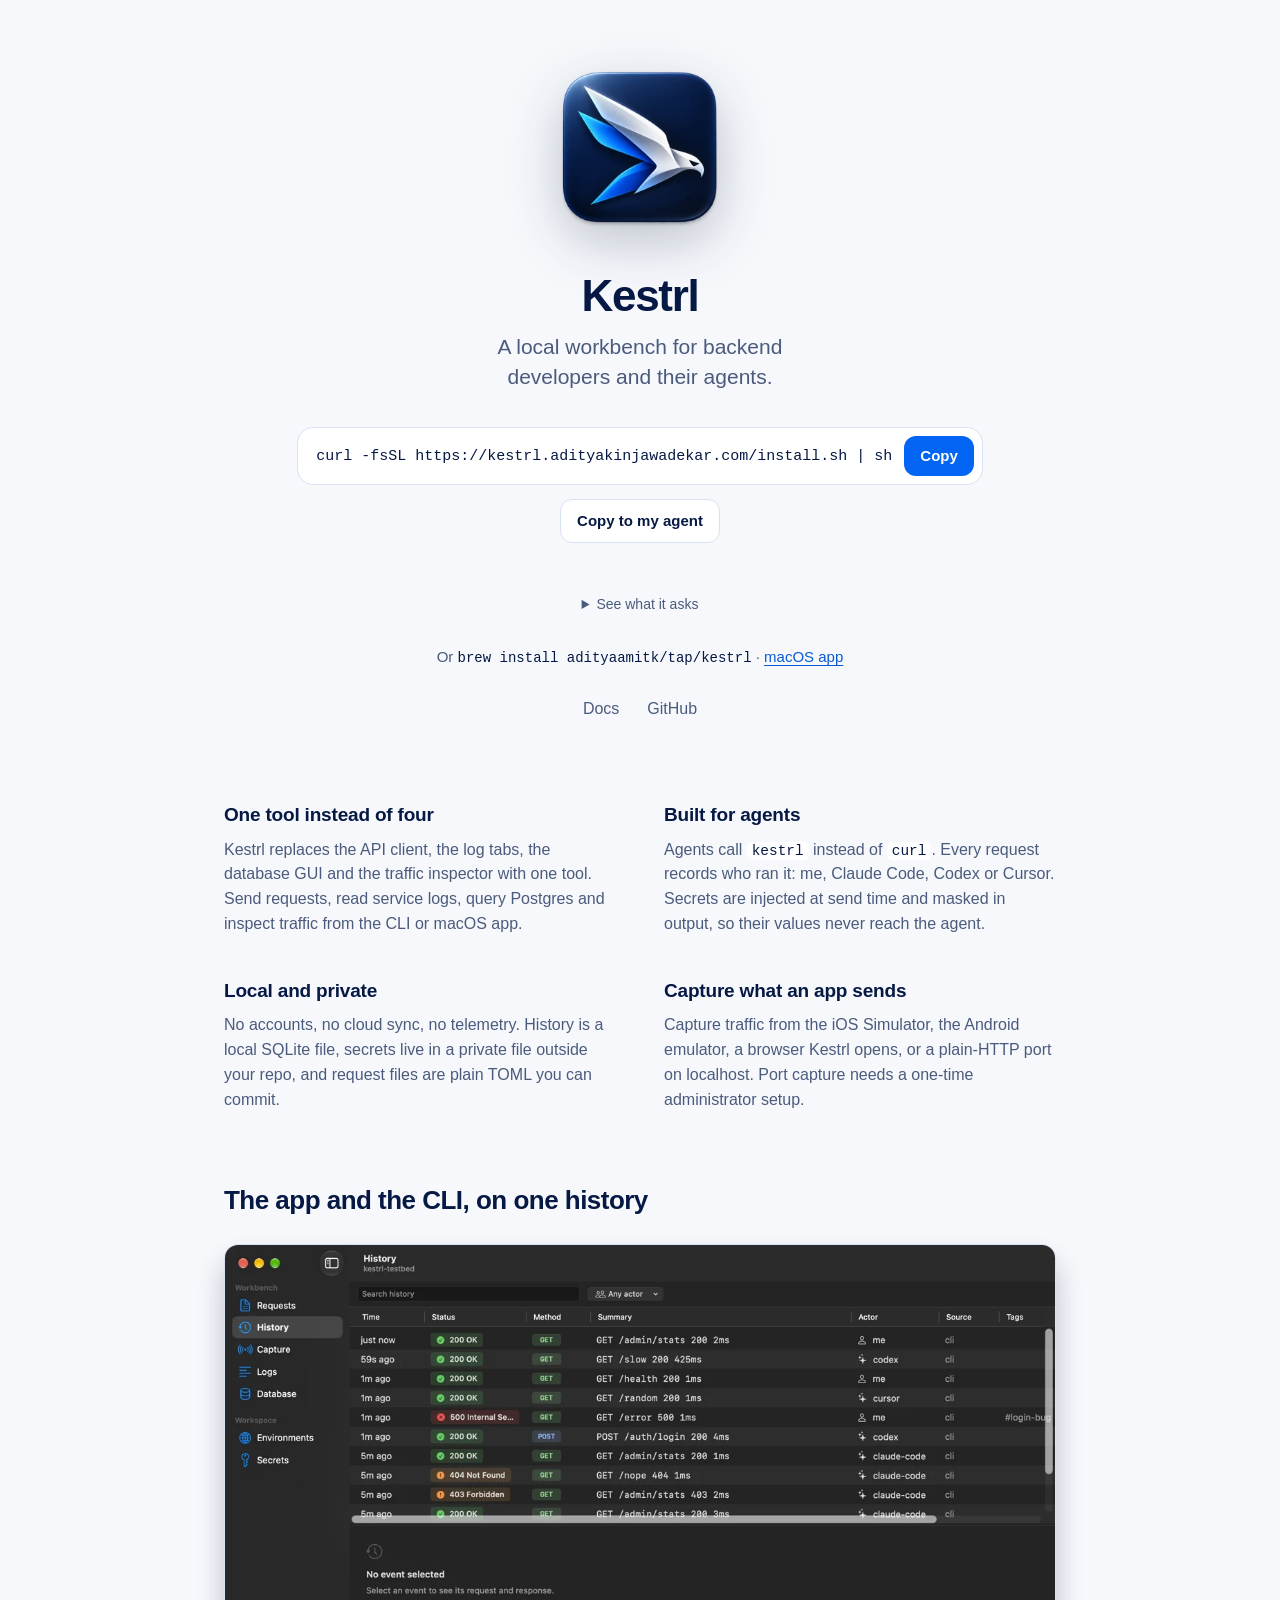
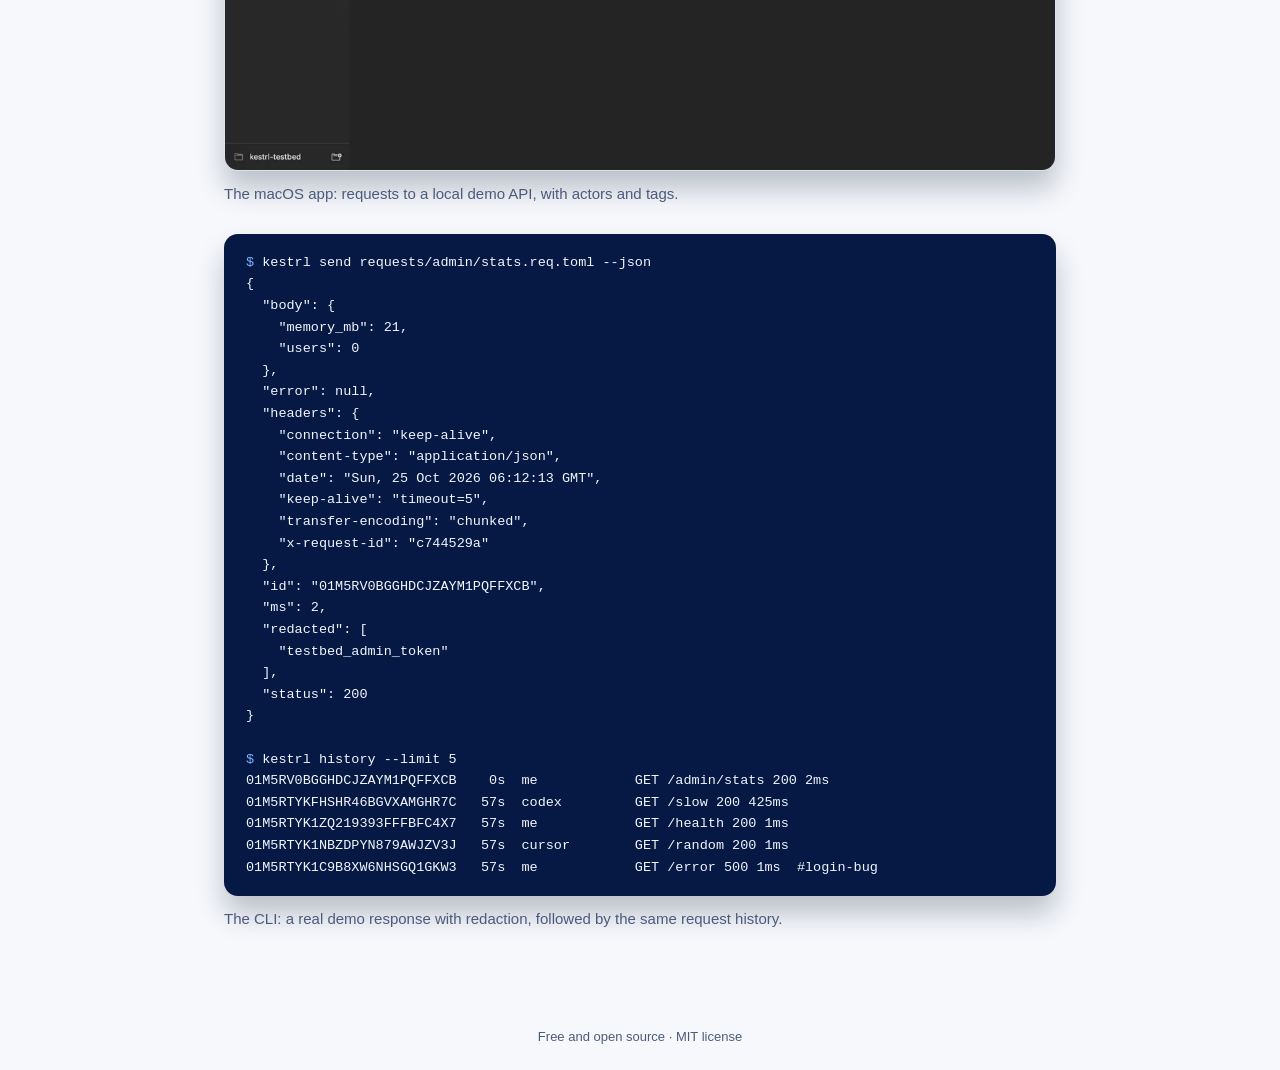
<file: site/index.html>
<!doctype html>
<html lang="en">
<head>
  <meta charset="utf-8">
  <meta name="viewport" content="width=device-width, initial-scale=1">
  <meta name="color-scheme" content="light dark">
  <meta name="theme-color" content="#061944">
  <meta name="description" content="A local workbench for backend developers and their agents.">
  <meta property="og:title" content="Kestrl">
  <meta property="og:description" content="A local workbench for backend developers and their agents.">
  <meta property="og:type" content="website">
  <meta property="og:url" content="https://kestrl.adityakinjawadekar.com/">
  <meta property="og:image" content="https://kestrl.adityakinjawadekar.com/assets/icon-512.png">
  <title>Kestrl</title>
  <link rel="icon" href="assets/favicon-32.png" sizes="32x32" type="image/png">
  <link rel="icon" href="assets/favicon-16.png" sizes="16x16" type="image/png">
  <link rel="apple-touch-icon" href="assets/apple-touch-icon.png">
  <link rel="stylesheet" href="style.css">
  <script src="script.js" defer></script>
</head>
<body>
  <a class="skip-link" href="#main">Skip to content</a>
  <main id="main" class="intro">
    <img class="app-icon" src="assets/icon-512.png" srcset="assets/icon-256.webp 256w, assets/icon-512.png 512w" sizes="184px" width="184" height="184" alt="Kestrl app icon">
    <h1>Kestrl</h1>
    <p class="tagline">A local workbench for backend developers and their agents.</p>
    <div class="install">
      <code>curl -fsSL https://kestrl.adityakinjawadekar.com/install.sh | sh</code>
      <button class="copy-button" type="button" data-copy>Copy</button>
    </div>
    <div class="agent">
      <button class="ghost-button" type="button" data-copy-agent="agent-prompt">Copy to my agent</button>
      <p class="agent-status" id="agent-status" role="status" aria-live="polite"></p>
      <details class="agent-details">
        <summary>See what it asks</summary>
        <pre id="agent-prompt">Set up Kestrl for me: a local backend workbench with a `kestrl` CLI, an agent skill and a macOS app.

First ask me which setup I want, then do only that:
  a) CLI only   b) CLI + agent skill   c) Everything: CLI + agent skill + macOS app

1. CLI: `curl -fsSL https://kestrl.adityakinjawadekar.com/install.sh | sh`
   (or `brew install adityaamitk/tap/kestrl` if Homebrew is installed and I prefer it).
   Run `kestrl --version`. If `~/.local/bin` is not on PATH, ask me before adding it to my shell profile.
2. Skill (b, c): download https://kestrl.adityakinjawadekar.com/skill/SKILL.md
   into the place for this agent, only where it applies:
   - Claude Code: ~/.claude/skills/kestrl/SKILL.md
   - Codex: ~/.codex/skills/kestrl/SKILL.md
   - Cursor: .cursor/rules/kestrl.mdc in the current project
3. App (c): with Homebrew, `brew trust adityaamitk/tap` then `brew install --cask adityaamitk/tap/kestrl`;
   otherwise download the latest Kestrl DMG from https://github.com/AdityaAmitK/kestrl/releases/latest
   and copy Kestrl.app to /Applications. Tell me the app is not notarized yet, so on first launch
   I choose Open Anyway in System Settings › Privacy &amp; Security. Do not remove quarantine yourself.
4. Do not create, read or print any secrets. Do not change the system proxy, install certificates or run captures.
5. Finish with a short summary: what was installed, versions and paths, and anything you skipped.</pre>
      </details>
    </div>
    <p class="alt">Or <code>brew install adityaamitk/tap/kestrl</code> · <a href="https://github.com/AdityaAmitK/kestrl/releases/latest">macOS app</a></p>
    <nav class="quiet-links" aria-label="More">
      <a href="docs/index.html">Docs</a>
      <a href="https://github.com/AdityaAmitK/kestrl">GitHub</a>
    </nav>
  </main>

  <section class="more" aria-labelledby="more-title">
    <h2 id="more-title" class="visually-hidden">What Kestrl does</h2>
    <div class="points">
      <article>
        <h3>One tool instead of four</h3>
        <p>Kestrl replaces the API client, the log tabs, the database GUI and the traffic inspector with one tool. Send requests, read service logs, query Postgres and inspect traffic from the CLI or macOS app.</p>
      </article>
      <article>
        <h3>Built for agents</h3>
        <p>Agents call <code>kestrl</code> instead of <code>curl</code>. Every request records who ran it: me, Claude Code, Codex or Cursor. Secrets are injected at send time and masked in output, so their values never reach the agent.</p>
      </article>
      <article>
        <h3>Local and private</h3>
        <p>No accounts, no cloud sync, no telemetry. History is a local SQLite file, secrets live in a private file outside your repo, and request files are plain TOML you can commit.</p>
      </article>
      <article>
        <h3>Capture what an app sends</h3>
        <p>Capture traffic from the iOS Simulator, the Android emulator, a browser Kestrl opens, or a plain-HTTP port on localhost. Port capture needs a one-time administrator setup.</p>
      </article>
    </div>

    <section class="shots" aria-labelledby="shots-title">
      <h2 id="shots-title">The app and the CLI, on one history</h2>
      <figure class="shot">
        <picture>
          <source type="image/webp" srcset="assets/app-history.webp">
          <img src="assets/app-history.png" width="1200" height="760" loading="lazy" alt="Kestrl’s macOS History screen showing dummy testbed requests by me, Codex, Cursor and Claude Code, including a login-bug tag.">
        </picture>
        <figcaption>The macOS app: requests to a local demo API, with actors and tags.</figcaption>
      </figure>
      <figure class="terminal-figure">
        <pre class="terminal"><code><span class="prompt">$</span> kestrl send requests/admin/stats.req.toml --json
{
  &quot;body&quot;: {
    &quot;memory_mb&quot;: 21,
    &quot;users&quot;: 0
  },
  &quot;error&quot;: null,
  &quot;headers&quot;: {
    &quot;connection&quot;: &quot;keep-alive&quot;,
    &quot;content-type&quot;: &quot;application/json&quot;,
    &quot;date&quot;: &quot;Sun, 25 Oct 2026 06:12:13 GMT&quot;,
    &quot;keep-alive&quot;: &quot;timeout=5&quot;,
    &quot;transfer-encoding&quot;: &quot;chunked&quot;,
    &quot;x-request-id&quot;: &quot;c744529a&quot;
  },
  &quot;id&quot;: &quot;01M5RV0BGGHDCJZAYM1PQFFXCB&quot;,
  &quot;ms&quot;: 2,
  &quot;redacted&quot;: [
    &quot;testbed_admin_token&quot;
  ],
  &quot;status&quot;: 200
}

<span class="prompt">$</span> kestrl history --limit 5
01M5RV0BGGHDCJZAYM1PQFFXCB    0s  me            GET /admin/stats 200 2ms
01M5RTYKFHSHR46BGVXAMGHR7C   57s  codex         GET /slow 200 425ms
01M5RTYK1ZQ219393FFFBFC4X7   57s  me            GET /health 200 1ms
01M5RTYK1NBZDPYN879AWJZV3J   57s  cursor        GET /random 200 1ms
01M5RTYK1C9B8XW6NHSGQ1GKW3   57s  me            GET /error 500 1ms  #login-bug</code></pre>
        <figcaption>The CLI: a real demo response with redaction, followed by the same request history.</figcaption>
      </figure>
    </section>
  </section>

  <footer class="site-footer"><p>Free and open source · <a href="https://github.com/AdityaAmitK/kestrl#license">MIT license</a></p></footer>
</body>
</html>
</file>
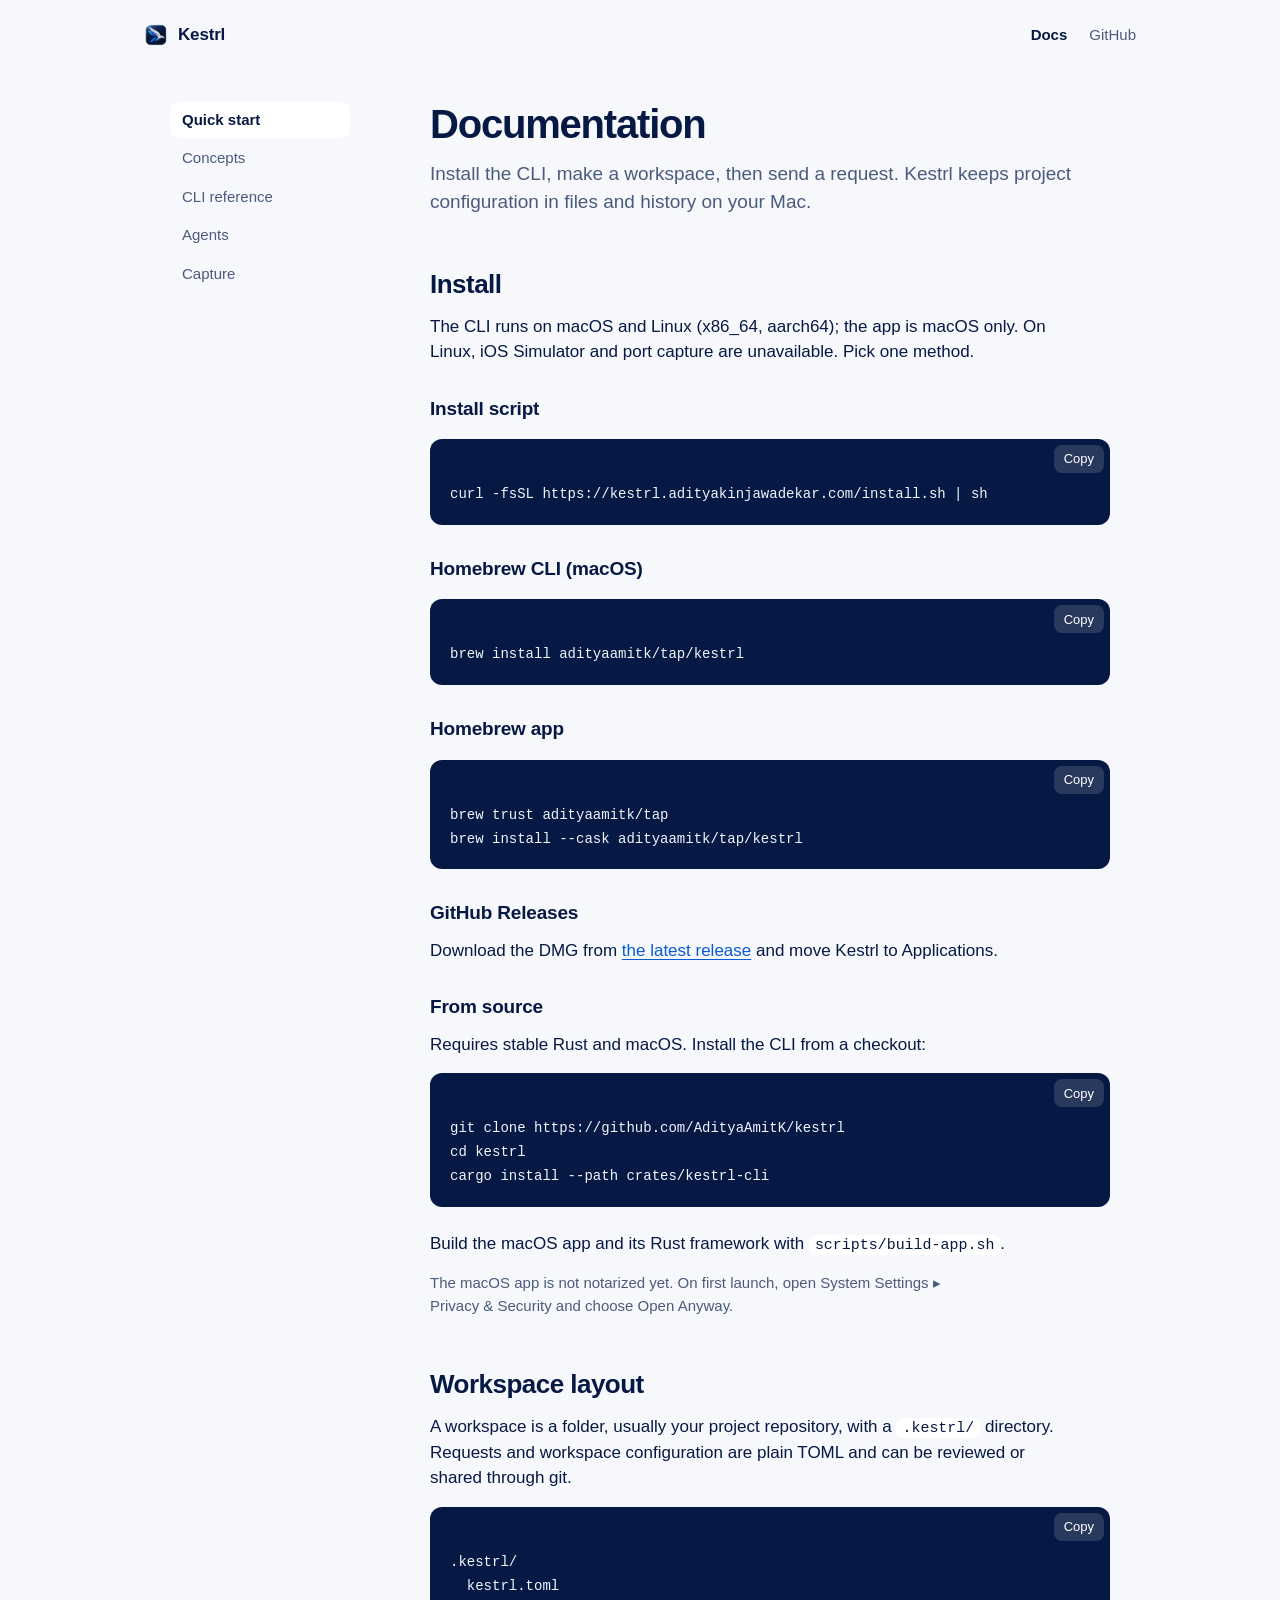
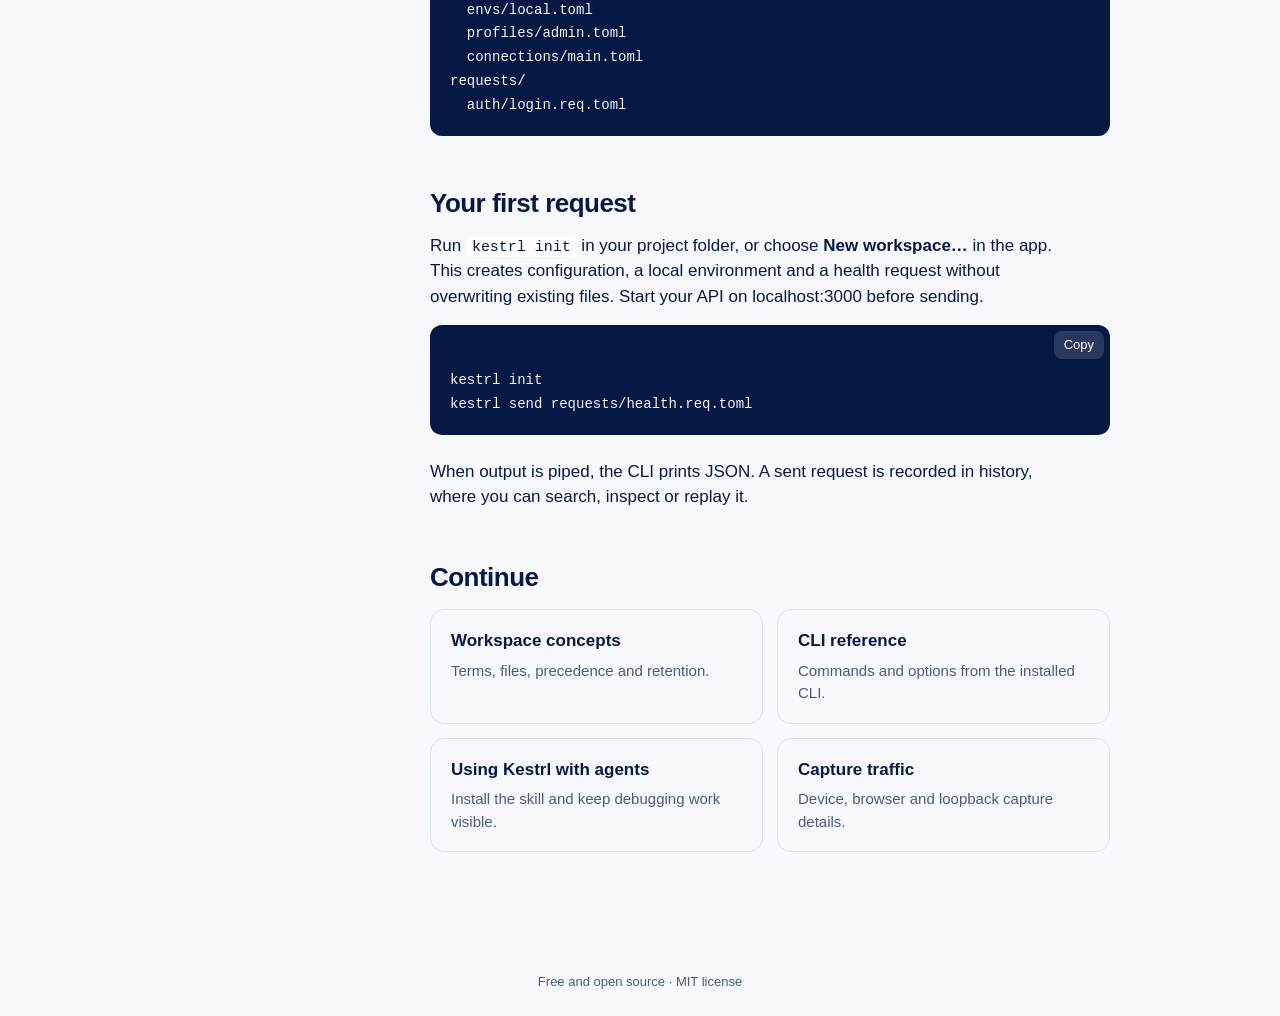
<file: site/docs/index.html>
<!doctype html>
<html lang="en">
<head>
  <meta charset="utf-8">
  <meta name="viewport" content="width=device-width, initial-scale=1">
  <meta name="color-scheme" content="light dark">
  <meta name="theme-color" content="#061944">
  <meta name="description" content="Install Kestrl, create a workspace, and send your first request.">
  <meta property="og:title" content="Documentation — Kestrl">
  <meta property="og:description" content="Install Kestrl, create a workspace, and send your first request.">
  <meta property="og:type" content="website">
  <meta property="og:image" content="https://kestrl.adityakinjawadekar.com/assets/icon-512.png">
  <title>Documentation — Kestrl</title>
  <link rel="icon" href="../assets/favicon-32.png" sizes="32x32" type="image/png">
  <link rel="icon" href="../assets/favicon-16.png" sizes="16x16" type="image/png">
  <link rel="apple-touch-icon" href="../assets/apple-touch-icon.png">
  <link rel="stylesheet" href="../style.css">
  <script src="../script.js" defer></script>
</head>
<body>
  <a class="skip-link" href="#main">Skip to content</a>
  <header class="bar">
    <a class="brand" href="../index.html"><img src="../assets/icon-256.webp" alt="" width="24" height="24"><span>Kestrl</span></a>
    <nav aria-label="Main navigation"><a href="index.html" aria-current="page">Docs</a><a href="https://github.com/AdityaAmitK/kestrl">GitHub</a></nav>
  </header>
  <div class="docs">
    <nav class="doc-nav" aria-label="Documentation"><a href="index.html" aria-current="page">Quick start</a><a href="concepts.html">Concepts</a><a href="cli.html">CLI reference</a><a href="agents.html">Agents</a><a href="capture.html">Capture</a></nav>
    <main id="main">
    <article class="doc-content">      <h1>Documentation</h1><p class="lede">Install the CLI, make a workspace, then send a request. Kestrl keeps project configuration in files and history on your Mac.</p>
      <h2>Install</h2>
      <p>The CLI runs on macOS and Linux (x86_64, aarch64); the app is macOS only. On Linux, iOS Simulator and port capture are unavailable. Pick one method.</p>
      <h3>Install script</h3>
      <div class="code-block"><pre><code>curl -fsSL https://kestrl.adityakinjawadekar.com/install.sh | sh</code></pre><div class="copy-row"><button class="copy-button" type="button" data-copy>Copy</button></div></div>
      <h3>Homebrew CLI (macOS)</h3>
      <div class="code-block"><pre><code>brew install adityaamitk/tap/kestrl</code></pre><div class="copy-row"><button class="copy-button" type="button" data-copy>Copy</button></div></div>
      <h3>Homebrew app</h3>
      <div class="code-block"><pre><code>brew trust adityaamitk/tap
brew install --cask adityaamitk/tap/kestrl</code></pre><div class="copy-row"><button class="copy-button" type="button" data-copy>Copy</button></div></div>
      <h3>GitHub Releases</h3>
      <p>Download the DMG from <a href="https://github.com/AdityaAmitK/kestrl/releases/latest">the latest release</a> and move Kestrl to Applications.</p>
      <h3>From source</h3>
      <p>Requires stable Rust and macOS. Install the CLI from a checkout:</p>
      <div class="code-block"><pre><code>git clone https://github.com/AdityaAmitK/kestrl
cd kestrl
cargo install --path crates/kestrl-cli</code></pre><div class="copy-row"><button class="copy-button" type="button" data-copy>Copy</button></div></div>
      <p>Build the macOS app and its Rust framework with <code>scripts/build-app.sh</code>.</p>
      <p class="note">The macOS app is not notarized yet. On first launch, open System Settings ▸ Privacy &amp; Security and choose Open Anyway.</p>
      <h2>Workspace layout</h2><p>A workspace is a folder, usually your project repository, with a <code>.kestrl/</code> directory. Requests and workspace configuration are plain TOML and can be reviewed or shared through git.</p>
      <div class="code-block"><pre><code>.kestrl/
  kestrl.toml
  envs/local.toml
  profiles/admin.toml
  connections/main.toml
requests/
  auth/login.req.toml</code></pre><div class="copy-row"><button class="copy-button" type="button" data-copy>Copy</button></div></div>
      <h2>Your first request</h2><p>Run <code>kestrl init</code> in your project folder, or choose <strong>New workspace…</strong> in the app. This creates configuration, a local environment and a health request without overwriting existing files. Start your API on localhost:3000 before sending.</p>
      <div class="code-block"><pre><code>kestrl init
kestrl send requests/health.req.toml</code></pre><div class="copy-row"><button class="copy-button" type="button" data-copy>Copy</button></div></div>
      <p>When output is piped, the CLI prints JSON. A sent request is recorded in history, where you can search, inspect or replay it.</p>
      <h2>Continue</h2><div class="doc-index">
        <div><a href="concepts.html">Workspace concepts</a><p>Terms, files, precedence and retention.</p></div>
        <div><a href="cli.html">CLI reference</a><p>Commands and options from the installed CLI.</p></div>
        <div><a href="agents.html">Using Kestrl with agents</a><p>Install the skill and keep debugging work visible.</p></div>
        <div><a href="capture.html">Capture traffic</a><p>Device, browser and loopback capture details.</p></div>
      </div>
    
</article>
    </main>
  </div>
  <footer class="site-footer"><p>Free and open source · <a href="https://github.com/AdityaAmitK/kestrl#license">MIT license</a></p></footer>
</body>
</html>
</file>
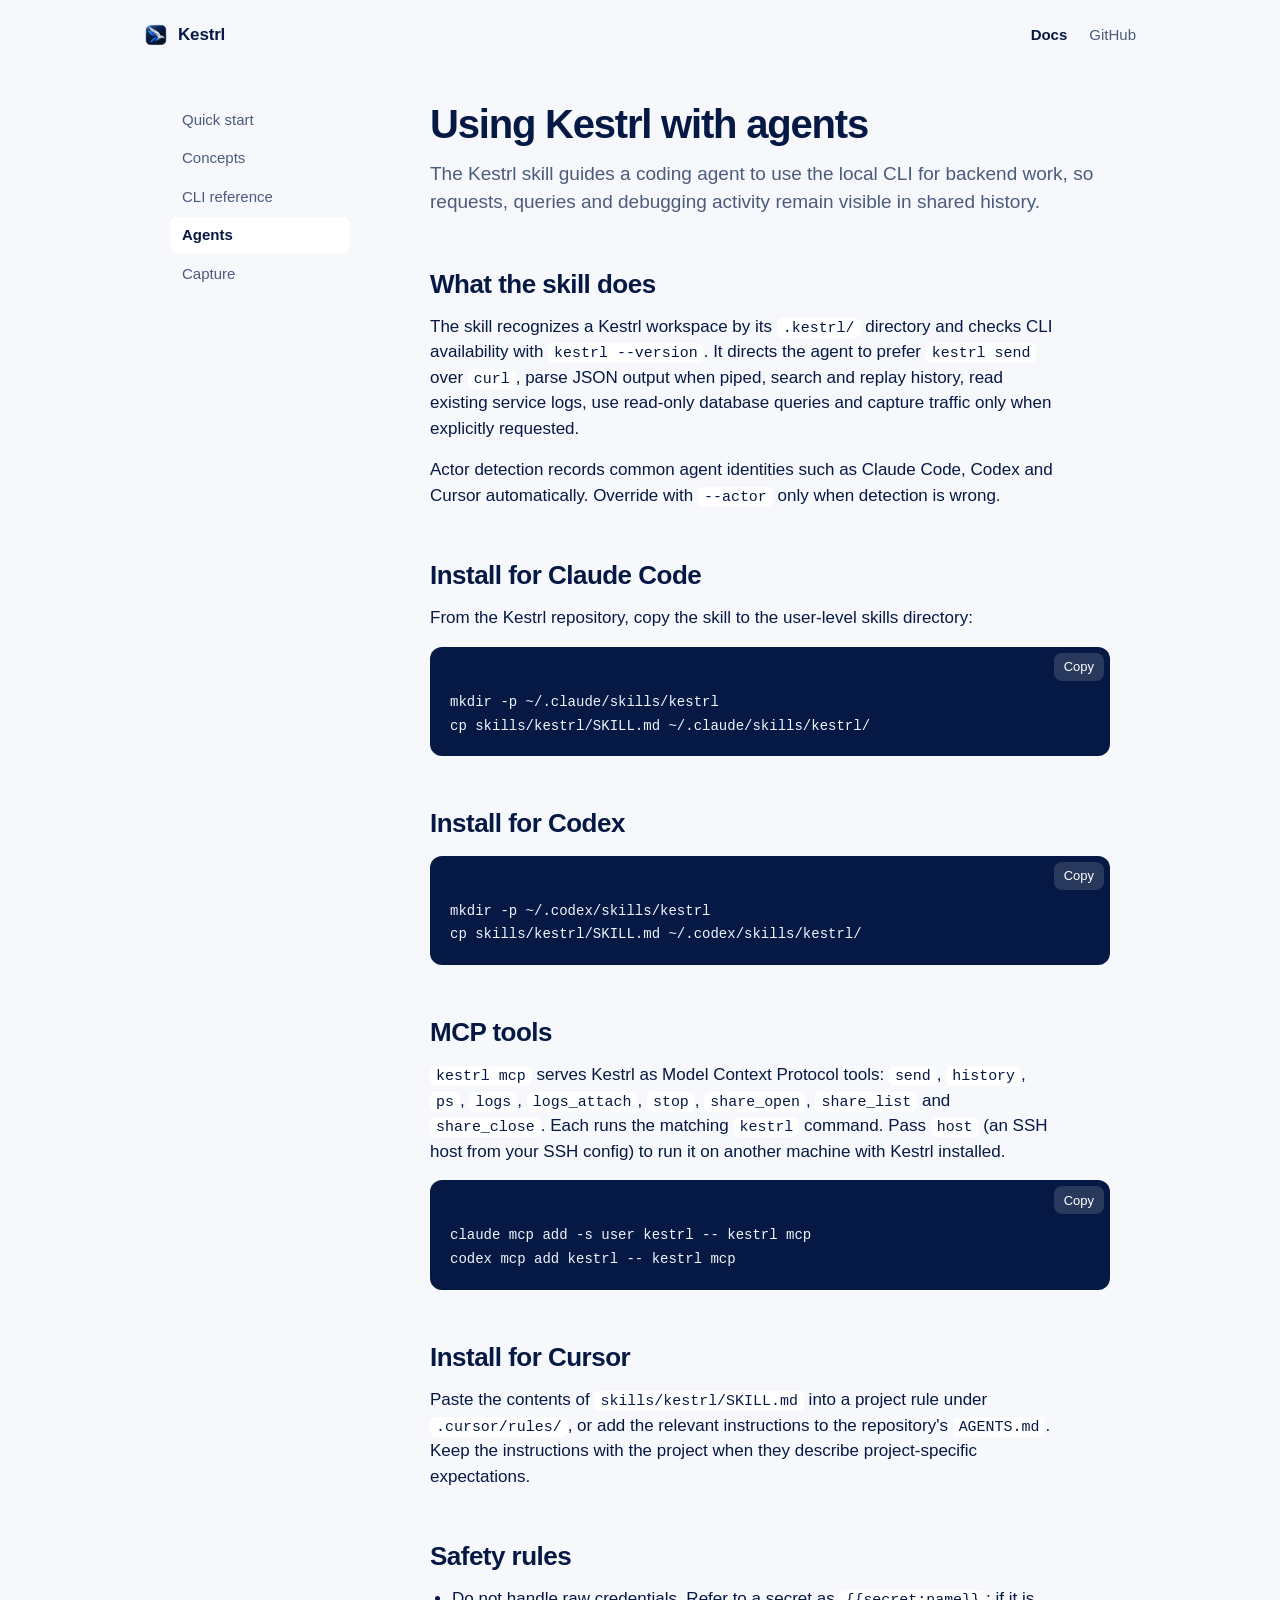
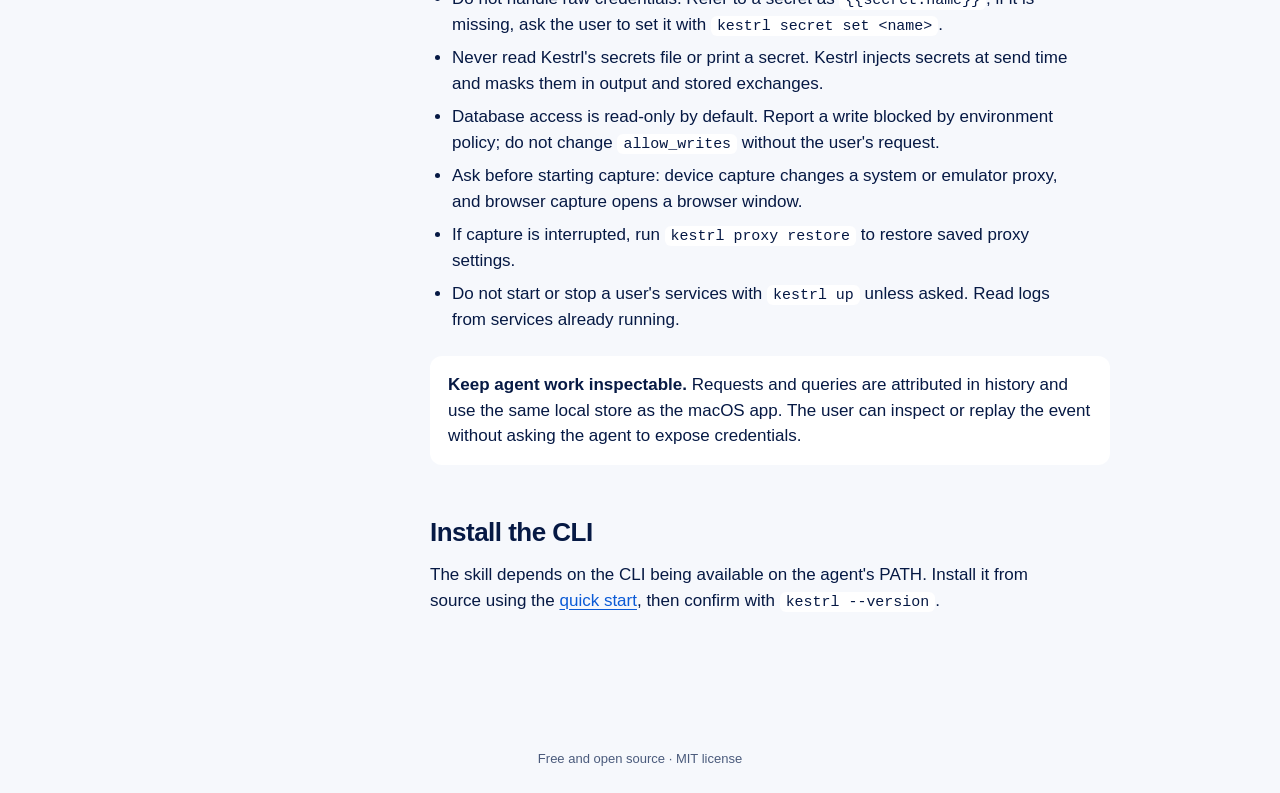
<file: site/docs/agents.html>
<!doctype html>
<html lang="en">
<head>
  <meta charset="utf-8">
  <meta name="viewport" content="width=device-width, initial-scale=1">
  <meta name="color-scheme" content="light dark">
  <meta name="theme-color" content="#061944">
  <meta name="description" content="Install the Kestrl agent skill for Claude Code, Codex or Cursor and follow its safety rules.">
  <meta property="og:title" content="Agents — Kestrl">
  <meta property="og:description" content="Install the Kestrl agent skill for Claude Code, Codex or Cursor and follow its safety rules.">
  <meta property="og:type" content="website">
  <meta property="og:image" content="https://kestrl.adityakinjawadekar.com/assets/icon-512.png">
  <title>Agents — Kestrl</title>
  <link rel="icon" href="../assets/favicon-32.png" sizes="32x32" type="image/png">
  <link rel="icon" href="../assets/favicon-16.png" sizes="16x16" type="image/png">
  <link rel="apple-touch-icon" href="../assets/apple-touch-icon.png">
  <link rel="stylesheet" href="../style.css">
  <script src="../script.js" defer></script>
</head>
<body>
  <a class="skip-link" href="#main">Skip to content</a>
  <header class="bar">
    <a class="brand" href="../index.html"><img src="../assets/icon-256.webp" alt="" width="24" height="24"><span>Kestrl</span></a>
    <nav aria-label="Main navigation"><a href="index.html" aria-current="page">Docs</a><a href="https://github.com/AdityaAmitK/kestrl">GitHub</a></nav>
  </header>
  <div class="docs">
    <nav class="doc-nav" aria-label="Documentation"><a href="index.html">Quick start</a><a href="concepts.html">Concepts</a><a href="cli.html">CLI reference</a><a href="agents.html" aria-current="page">Agents</a><a href="capture.html">Capture</a></nav>
    <main id="main">
    <article class="doc-content"><h1>Using Kestrl with agents</h1><p class="lede">The Kestrl skill guides a coding agent to use the local CLI for backend work, so requests, queries and debugging activity remain visible in shared history.</p>
      <h2>What the skill does</h2><p>The skill recognizes a Kestrl workspace by its <code>.kestrl/</code> directory and checks CLI availability with <code>kestrl --version</code>. It directs the agent to prefer <code>kestrl send</code> over <code>curl</code>, parse JSON output when piped, search and replay history, read existing service logs, use read-only database queries and capture traffic only when explicitly requested.</p>
      <p>Actor detection records common agent identities such as Claude Code, Codex and Cursor automatically. Override with <code>--actor</code> only when detection is wrong.</p>
      <h2>Install for Claude Code</h2><p>From the Kestrl repository, copy the skill to the user-level skills directory:</p><div class="code-block"><pre><code>mkdir -p ~/.claude/skills/kestrl
cp skills/kestrl/SKILL.md ~/.claude/skills/kestrl/</code></pre><div class="copy-row"><button class="copy-button" type="button" data-copy>Copy</button></div></div>
      <h2>Install for Codex</h2><div class="code-block"><pre><code>mkdir -p ~/.codex/skills/kestrl
cp skills/kestrl/SKILL.md ~/.codex/skills/kestrl/</code></pre><div class="copy-row"><button class="copy-button" type="button" data-copy>Copy</button></div></div>
      <h2>MCP tools</h2><p><code>kestrl mcp</code> serves Kestrl as Model Context Protocol tools: <code>send</code>, <code>history</code>, <code>ps</code>, <code>logs</code>, <code>logs_attach</code>, <code>stop</code>, <code>share_open</code>, <code>share_list</code> and <code>share_close</code>. Each runs the matching <code>kestrl</code> command. Pass <code>host</code> (an SSH host from your SSH config) to run it on another machine with Kestrl installed.</p><div class="code-block"><pre><code>claude mcp add -s user kestrl -- kestrl mcp
codex mcp add kestrl -- kestrl mcp</code></pre><div class="copy-row"><button class="copy-button" type="button" data-copy>Copy</button></div></div>
      <h2>Install for Cursor</h2><p>Paste the contents of <code>skills/kestrl/SKILL.md</code> into a project rule under <code>.cursor/rules/</code>, or add the relevant instructions to the repository's <code>AGENTS.md</code>. Keep the instructions with the project when they describe project-specific expectations.</p>
      <h2>Safety rules</h2><ul><li>Do not handle raw credentials. Refer to a secret as <code>{{secret:name}}</code>; if it is missing, ask the user to set it with <code>kestrl secret set &lt;name&gt;</code>.</li><li>Never read Kestrl's secrets file or print a secret. Kestrl injects secrets at send time and masks them in output and stored exchanges.</li><li>Database access is read-only by default. Report a write blocked by environment policy; do not change <code>allow_writes</code> without the user's request.</li><li>Ask before starting capture: device capture changes a system or emulator proxy, and browser capture opens a browser window.</li><li>If capture is interrupted, run <code>kestrl proxy restore</code> to restore saved proxy settings.</li><li>Do not start or stop a user's services with <code>kestrl up</code> unless asked. Read logs from services already running.</li></ul>
      <div class="callout"><strong>Keep agent work inspectable.</strong> Requests and queries are attributed in history and use the same local store as the macOS app. The user can inspect or replay the event without asking the agent to expose credentials.</div>
      <h2>Install the CLI</h2><p>The skill depends on the CLI being available on the agent's PATH. Install it from source using the <a href="index.html">quick start</a>, then confirm with <code>kestrl --version</code>.</p>
    
</article>
    </main>
  </div>
  <footer class="site-footer"><p>Free and open source · <a href="https://github.com/AdityaAmitK/kestrl#license">MIT license</a></p></footer>
</body>
</html>
</file>
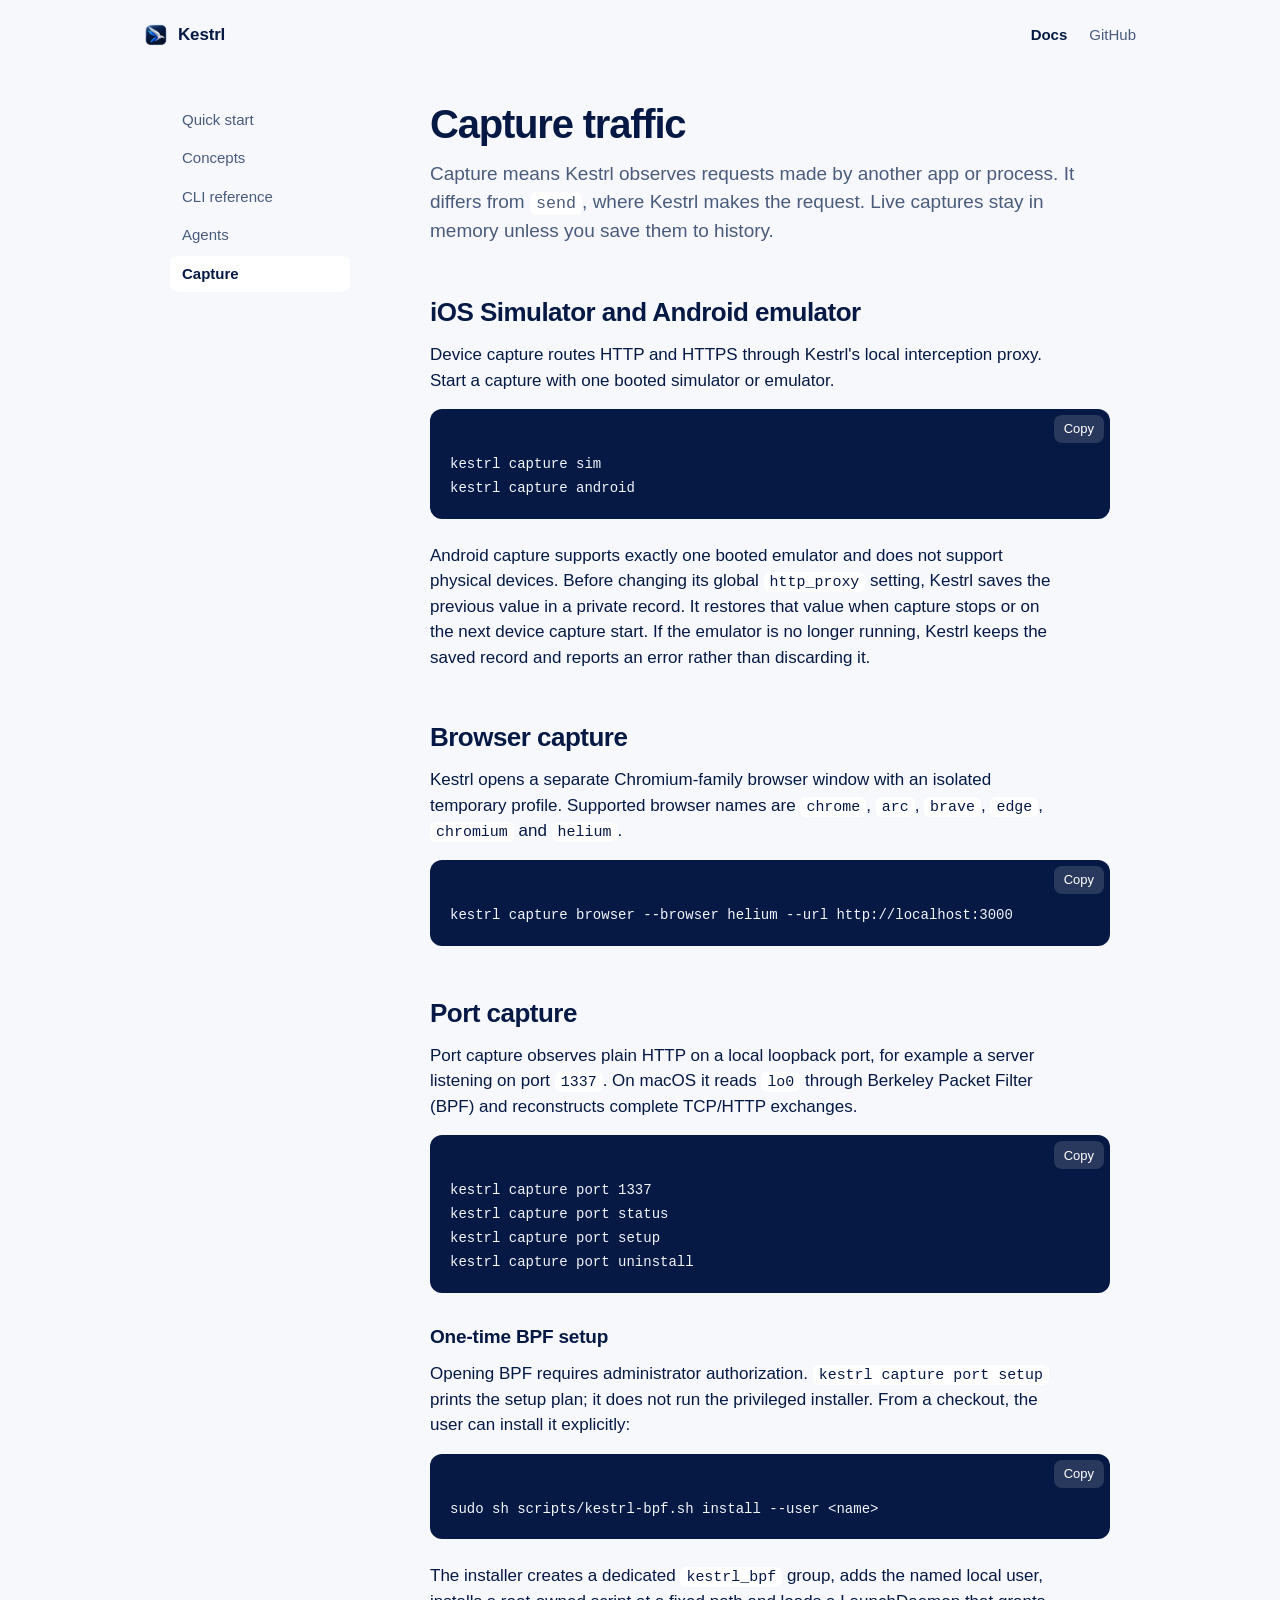
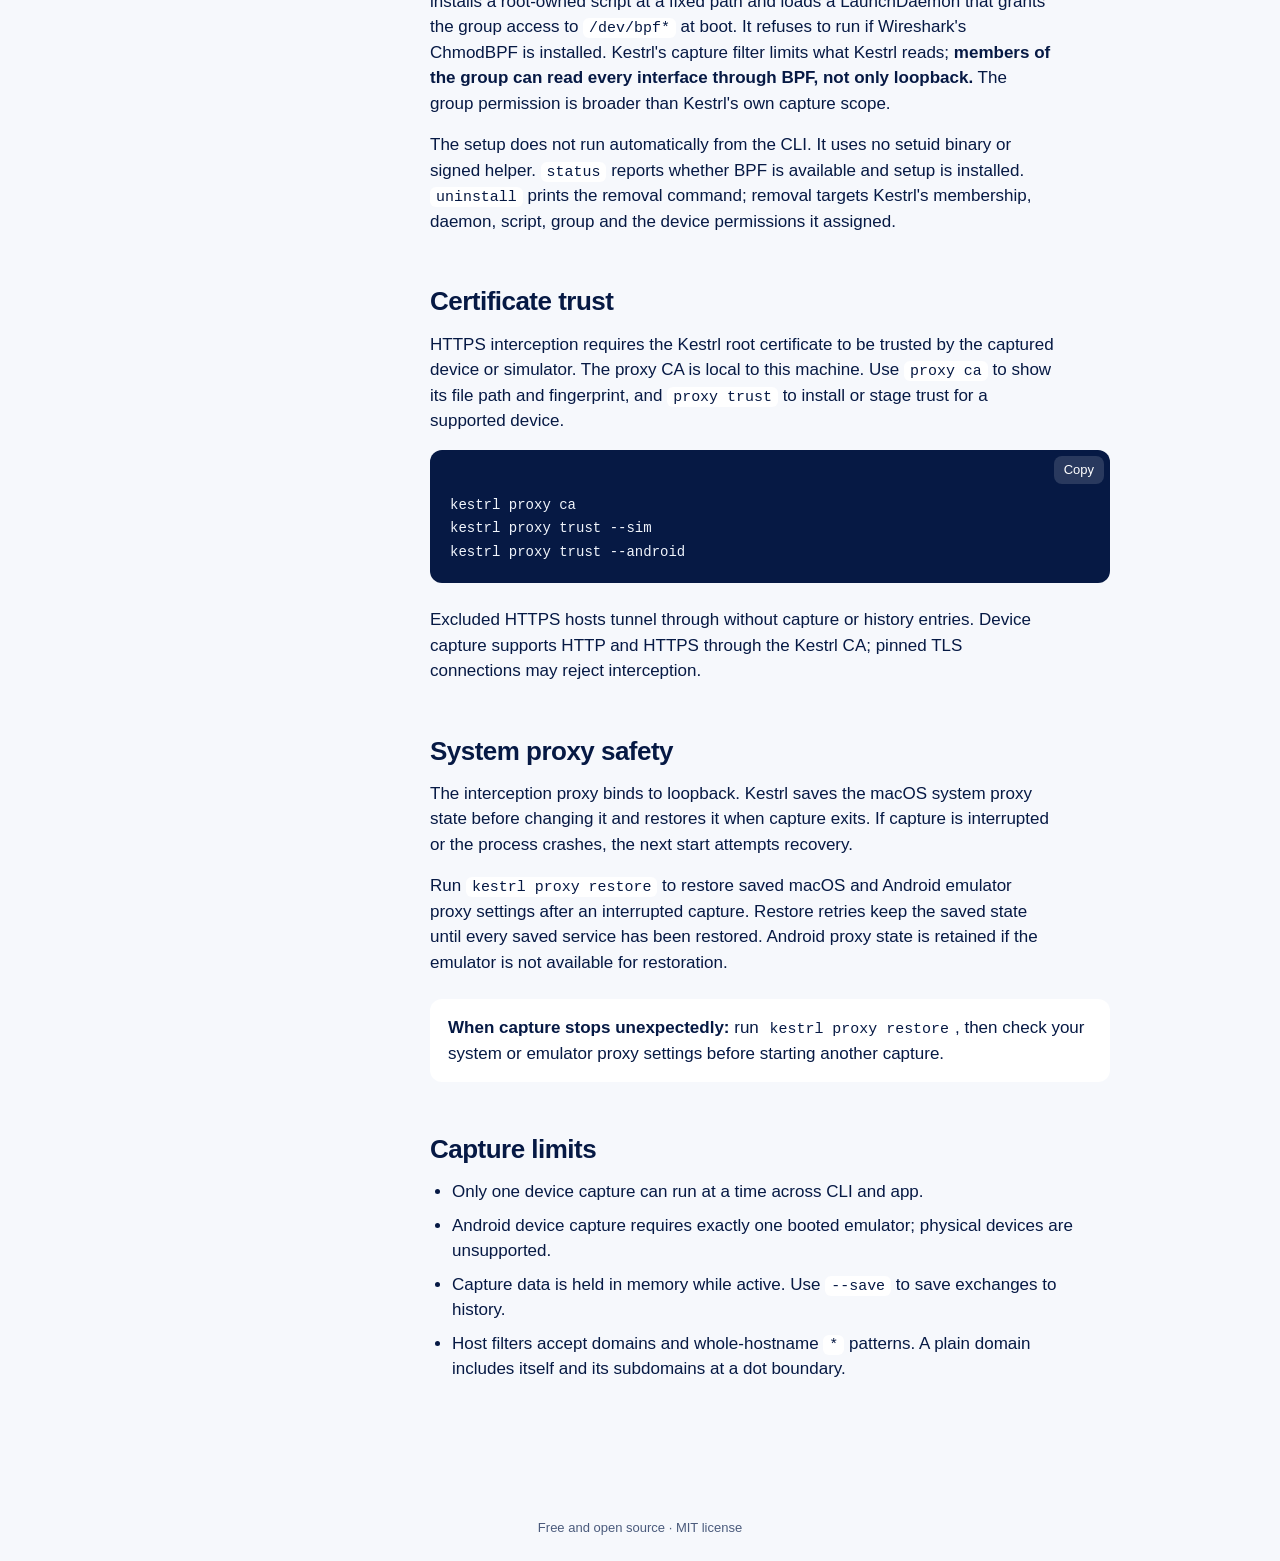
<file: site/docs/capture.html>
<!doctype html>
<html lang="en">
<head>
  <meta charset="utf-8">
  <meta name="viewport" content="width=device-width, initial-scale=1">
  <meta name="color-scheme" content="light dark">
  <meta name="theme-color" content="#061944">
  <meta name="description" content="Capture simulator, emulator, browser and loopback traffic safely with Kestrl.">
  <meta property="og:title" content="Capture traffic — Kestrl">
  <meta property="og:description" content="Capture simulator, emulator, browser and loopback traffic safely with Kestrl.">
  <meta property="og:type" content="website">
  <meta property="og:image" content="https://kestrl.adityakinjawadekar.com/assets/icon-512.png">
  <title>Capture traffic — Kestrl</title>
  <link rel="icon" href="../assets/favicon-32.png" sizes="32x32" type="image/png">
  <link rel="icon" href="../assets/favicon-16.png" sizes="16x16" type="image/png">
  <link rel="apple-touch-icon" href="../assets/apple-touch-icon.png">
  <link rel="stylesheet" href="../style.css">
  <script src="../script.js" defer></script>
</head>
<body>
  <a class="skip-link" href="#main">Skip to content</a>
  <header class="bar">
    <a class="brand" href="../index.html"><img src="../assets/icon-256.webp" alt="" width="24" height="24"><span>Kestrl</span></a>
    <nav aria-label="Main navigation"><a href="index.html" aria-current="page">Docs</a><a href="https://github.com/AdityaAmitK/kestrl">GitHub</a></nav>
  </header>
  <div class="docs">
    <nav class="doc-nav" aria-label="Documentation"><a href="index.html">Quick start</a><a href="concepts.html">Concepts</a><a href="cli.html">CLI reference</a><a href="agents.html">Agents</a><a href="capture.html" aria-current="page">Capture</a></nav>
    <main id="main">
    <article class="doc-content"><h1>Capture traffic</h1><p class="lede">Capture means Kestrl observes requests made by another app or process. It differs from <code>send</code>, where Kestrl makes the request. Live captures stay in memory unless you save them to history.</p>
      <h2>iOS Simulator and Android emulator</h2><p>Device capture routes HTTP and HTTPS through Kestrl's local interception proxy. Start a capture with one booted simulator or emulator.</p><div class="code-block"><pre><code>kestrl capture sim
kestrl capture android</code></pre><div class="copy-row"><button class="copy-button" type="button" data-copy>Copy</button></div></div>
      <p>Android capture supports exactly one booted emulator and does not support physical devices. Before changing its global <code>http_proxy</code> setting, Kestrl saves the previous value in a private record. It restores that value when capture stops or on the next device capture start. If the emulator is no longer running, Kestrl keeps the saved record and reports an error rather than discarding it.</p>
      <h2>Browser capture</h2><p>Kestrl opens a separate Chromium-family browser window with an isolated temporary profile. Supported browser names are <code>chrome</code>, <code>arc</code>, <code>brave</code>, <code>edge</code>, <code>chromium</code> and <code>helium</code>.</p><div class="code-block"><pre><code>kestrl capture browser --browser helium --url http://localhost:3000</code></pre><div class="copy-row"><button class="copy-button" type="button" data-copy>Copy</button></div></div>
      <h2>Port capture</h2><p>Port capture observes plain HTTP on a local loopback port, for example a server listening on port <code>1337</code>. On macOS it reads <code>lo0</code> through Berkeley Packet Filter (BPF) and reconstructs complete TCP/HTTP exchanges.</p><div class="code-block"><pre><code>kestrl capture port 1337
kestrl capture port status
kestrl capture port setup
kestrl capture port uninstall</code></pre><div class="copy-row"><button class="copy-button" type="button" data-copy>Copy</button></div></div>
      <h3>One-time BPF setup</h3><p>Opening BPF requires administrator authorization. <code>kestrl capture port setup</code> prints the setup plan; it does not run the privileged installer. From a checkout, the user can install it explicitly:</p><div class="code-block"><pre><code>sudo sh scripts/kestrl-bpf.sh install --user &lt;name&gt;</code></pre><div class="copy-row"><button class="copy-button" type="button" data-copy>Copy</button></div></div>
      <p>The installer creates a dedicated <code>kestrl_bpf</code> group, adds the named local user, installs a root-owned script at a fixed path and loads a LaunchDaemon that grants the group access to <code>/dev/bpf*</code> at boot. It refuses to run if Wireshark's ChmodBPF is installed. Kestrl's capture filter limits what Kestrl reads; <strong>members of the group can read every interface through BPF, not only loopback.</strong> The group permission is broader than Kestrl's own capture scope.</p>
      <p>The setup does not run automatically from the CLI. It uses no setuid binary or signed helper. <code>status</code> reports whether BPF is available and setup is installed. <code>uninstall</code> prints the removal command; removal targets Kestrl's membership, daemon, script, group and the device permissions it assigned.</p>
      <h2>Certificate trust</h2><p>HTTPS interception requires the Kestrl root certificate to be trusted by the captured device or simulator. The proxy CA is local to this machine. Use <code>proxy ca</code> to show its file path and fingerprint, and <code>proxy trust</code> to install or stage trust for a supported device.</p><div class="code-block"><pre><code>kestrl proxy ca
kestrl proxy trust --sim
kestrl proxy trust --android</code></pre><div class="copy-row"><button class="copy-button" type="button" data-copy>Copy</button></div></div>
      <p>Excluded HTTPS hosts tunnel through without capture or history entries. Device capture supports HTTP and HTTPS through the Kestrl CA; pinned TLS connections may reject interception.</p>
      <h2>System proxy safety</h2><p>The interception proxy binds to loopback. Kestrl saves the macOS system proxy state before changing it and restores it when capture exits. If capture is interrupted or the process crashes, the next start attempts recovery.</p>
      <p>Run <code>kestrl proxy restore</code> to restore saved macOS and Android emulator proxy settings after an interrupted capture. Restore retries keep the saved state until every saved service has been restored. Android proxy state is retained if the emulator is not available for restoration.</p>
      <div class="callout"><strong>When capture stops unexpectedly:</strong> run <code>kestrl proxy restore</code>, then check your system or emulator proxy settings before starting another capture.</div>
      <h2>Capture limits</h2><ul><li>Only one device capture can run at a time across CLI and app.</li><li>Android device capture requires exactly one booted emulator; physical devices are unsupported.</li><li>Capture data is held in memory while active. Use <code>--save</code> to save exchanges to history.</li><li>Host filters accept domains and whole-hostname <code>*</code> patterns. A plain domain includes itself and its subdomains at a dot boundary.</li></ul>
    
</article>
    </main>
  </div>
  <footer class="site-footer"><p>Free and open source · <a href="https://github.com/AdityaAmitK/kestrl#license">MIT license</a></p></footer>
</body>
</html>
</file>
<file: site/style.css>
:root {
  color-scheme: light dark;
  --bg: #f6f8fc;
  --surface: #ffffff;
  --ink: #061944;
  --soft: #4b5b7c;
  --line: #d9e2f1;
  --code-bg: #061944;
  --code-ink: #f1f5fc;
  --link: #0a5ad6;
  --fill: #0265f3;
  --focus: #0265f3;
  font-family: -apple-system, BlinkMacSystemFont, "SF Pro Text", "Helvetica Neue", sans-serif;
  font-synthesis: none;
  -webkit-font-smoothing: antialiased;
}

@media (prefers-color-scheme: dark) {
  :root {
    --bg: #050f2a;
    --surface: #0a1c48;
    --ink: #f2f6ff;
    --soft: #a7b6d4;
    --line: #1b2e5c;
    --code-bg: #061944;
    --code-ink: #eaf1ff;
    --link: #5aa2ff;
    --focus: #5aa2ff;
  }
}

* { box-sizing: border-box; }
body { display: flex; flex-direction: column; min-height: 100vh; min-height: 100svh; margin: 0; background: var(--bg); color: var(--ink); font-size: 17px; line-height: 1.5; }
a { color: var(--link); text-underline-offset: .2em; }
:focus-visible { outline: 3px solid var(--focus); outline-offset: 3px; border-radius: 4px; }
h1, h2, h3, p { margin: 0; }
button { font: inherit; color: inherit; }
img { display: block; max-width: 100%; }
code, pre { font-family: ui-monospace, SFMono-Regular, Menlo, monospace; }
.skip-link { position: absolute; left: 16px; top: -64px; padding: 10px 14px; border-radius: 8px; background: var(--fill); color: #fff; text-decoration: none; }
.skip-link:focus { top: 16px; }
.copy-button { flex: none; min-height: 40px; padding: 0 16px; border: 0; border-radius: 12px; background: var(--fill); color: #fff; font-size: 15px; font-weight: 600; cursor: pointer; }

/* Landing */
.intro { flex: none; display: flex; flex-direction: column; align-items: center; justify-content: center; padding: 56px 24px; text-align: center; }
.app-icon { width: 184px; height: 184px; filter: drop-shadow(0 18px 28px rgb(5 19 47 / .24)); }
.intro h1 { margin-top: 32px; font-size: 44px; font-weight: 600; letter-spacing: -.03em; line-height: 1.1; }
.tagline { max-width: 30ch; margin-top: 12px; color: var(--soft); font-size: 21px; line-height: 1.4; text-wrap: balance; }
.install { display: flex; align-items: center; gap: 12px; max-width: 100%; margin-top: 36px; padding: 8px 8px 8px 18px; border: 1px solid var(--line); border-radius: 16px; background: var(--surface); }
.install code { min-width: 0; overflow-wrap: anywhere; font-size: 15px; line-height: 1.4; text-align: left; }
.alt { margin-top: 18px; color: var(--soft); font-size: 15px; text-wrap: balance; }
.alt code { color: var(--ink); font-size: 14px; }
.quiet-links { display: flex; gap: 28px; margin-top: 28px; font-size: 16px; }
.quiet-links a { color: var(--soft); text-decoration: none; }
.quiet-links a:hover { color: var(--ink); text-decoration: underline; text-underline-offset: .2em; }
.site-footer { padding: 24px; color: var(--soft); font-size: 13px; text-align: center; }
.site-footer p { margin: 0; }
.site-footer a { color: inherit; text-decoration: none; }
.site-footer a:hover, .site-footer a:focus-visible { text-decoration: underline; }

/* Docs */
.bar { display: flex; align-items: center; justify-content: space-between; gap: 24px; width: 100%; max-width: 1040px; margin: 0 auto; padding: 22px 24px; }
.brand { display: inline-flex; align-items: center; gap: 10px; color: var(--ink); font-size: 17px; font-weight: 600; letter-spacing: -.01em; text-decoration: none; }
.brand img { width: 24px; height: 24px; }
.bar nav { display: flex; gap: 22px; font-size: 15px; }
.bar nav a { color: var(--soft); text-decoration: none; }
.bar nav a:hover, .bar nav a[aria-current="page"] { color: var(--ink); }
.bar nav a[aria-current="page"] { font-weight: 600; }
.docs { display: grid; grid-template-columns: 180px minmax(0, 680px); gap: 80px; justify-content: center; width: 100%; max-width: 1040px; margin: 0 auto; padding: 32px 24px 96px; }
.doc-nav { position: sticky; top: 32px; align-self: start; display: grid; gap: 2px; font-size: 15px; }
.doc-nav a { padding: 7px 12px; border-radius: 8px; color: var(--soft); text-decoration: none; }
.doc-nav a:hover { color: var(--ink); }
.doc-nav a[aria-current="page"] { background: var(--surface); color: var(--ink); font-weight: 600; }
.doc-content { min-width: 0; }
.doc-content h1 { font-size: 40px; font-weight: 650; letter-spacing: -.03em; line-height: 1.1; }
.doc-content .lede { margin-top: 14px; margin-bottom: 40px; color: var(--soft); font-size: 19px; }
.doc-content h2 { margin: 52px 0 14px; font-size: 26px; font-weight: 620; letter-spacing: -.02em; line-height: 1.2; }
.doc-content h3 { margin: 30px 0 10px; font-size: 19px; font-weight: 600; letter-spacing: -.01em; }
.doc-content p, .doc-content li { max-width: 66ch; }
.doc-content p { margin: 0 0 16px; }
.doc-content ul { margin: 0 0 16px; padding-left: 22px; }
.doc-content li + li { margin-top: 8px; }
.doc-content code { padding: 2px 6px; border-radius: 6px; background: var(--surface); font-size: .88em; overflow-wrap: anywhere; }
.doc-content a { text-decoration-thickness: .08em; }
.doc-content table { width: 100%; margin: 20px 0 32px; border-collapse: collapse; font-size: 15px; text-align: left; }
.doc-content th, .doc-content td { padding: 10px 12px; vertical-align: top; border-bottom: 1px solid var(--line); }
.doc-content td:first-child { white-space: nowrap; }
.code-block { display: flex; flex-direction: column-reverse; margin: 16px 0 24px; overflow: hidden; border-radius: 12px; background: var(--code-bg); color: var(--code-ink); }
.code-block pre { margin: 0; padding: 10px 20px 18px; overflow-x: auto; font-size: 14px; line-height: 1.7; }
.code-block code { padding: 0; border-radius: 0; background: none; font-size: inherit; overflow-wrap: normal; }
.copy-row { display: flex; justify-content: flex-end; padding: 6px 6px 0; }
.code-block .copy-button { min-height: 28px; padding: 0 10px; border-radius: 8px; background: rgb(255 255 255 / .14); font-size: 13px; font-weight: 500; }
.callout { margin: 24px 0; padding: 16px 18px; border-radius: 12px; background: var(--surface); }
.note { color: var(--soft); font-size: 15px; }
.doc-index { display: grid; grid-template-columns: 1fr 1fr; gap: 14px; margin-top: 16px; }
.doc-index > div { padding: 18px 20px; border: 1px solid var(--line); border-radius: 14px; }
.doc-index a { color: var(--ink); font-size: 17px; font-weight: 600; text-decoration: none; }
.doc-index a:hover { text-decoration: underline; }
.doc-index p { margin: 6px 0 0; color: var(--soft); font-size: 15px; }

@media (max-width: 480px) {
  .intro { padding: 48px 20px; }
  .intro h1 { font-size: 36px; }
  .tagline { font-size: 19px; }
  .install { flex-direction: column; align-items: stretch; padding: 14px; }
  .install code { font-size: 14px; }
  .copy-button { width: 100%; }
  .bar { padding: 18px 20px; }
}

@media (max-width: 780px) {
  .docs { grid-template-columns: 1fr; gap: 28px; padding: 16px 20px 72px; }
  .doc-nav { position: static; display: flex; flex-wrap: wrap; gap: 4px; }
  .doc-content h1 { font-size: 34px; }
  .doc-content table { display: block; overflow-x: auto; }
  .doc-index { grid-template-columns: 1fr; }
}

/* Landing: agent setup, short description, screenshots */
.visually-hidden { position: absolute; width: 1px; height: 1px; overflow: hidden; clip: rect(0 0 0 0); white-space: nowrap; }
.agent { display: flex; flex-direction: column; align-items: center; gap: 10px; width: 100%; max-width: 640px; margin-top: 14px; }
.ghost-button { min-height: 44px; padding: 0 16px; border: 1px solid var(--line); border-radius: 12px; background: var(--surface); color: var(--ink); font-size: 15px; font-weight: 600; cursor: pointer; }
.ghost-button:hover { border-color: var(--soft); }
.agent-status { min-height: 1.5em; color: var(--soft); font-size: 14px; }
.agent-details { width: 100%; text-align: left; }
.agent-details summary { min-height: 44px; padding: 10px 0; width: fit-content; margin: 0 auto; color: var(--soft); font-size: 14px; cursor: pointer; }
.agent-details summary:hover { color: var(--ink); }
.agent-details pre { margin: 12px 0 0; padding: 18px 20px; overflow-x: auto; border-radius: 12px; background: var(--code-bg); color: var(--code-ink); font-family: ui-monospace, SFMono-Regular, Menlo, monospace; font-size: 13px; line-height: 1.6; white-space: pre-wrap; overflow-wrap: anywhere; }

.more { width: 100%; max-width: 880px; margin: 0 auto; padding: 24px 24px 72px; }
.points { display: grid; grid-template-columns: 1fr 1fr; gap: 40px 48px; }
.points h3 { font-size: 19px; font-weight: 600; letter-spacing: -.01em; }
.points p { margin-top: 8px; color: var(--soft); font-size: 16px; line-height: 1.55; }
.points code { padding: 1px 5px; border-radius: 6px; background: var(--surface); color: var(--ink); font-size: .9em; }

.shots { margin-top: 72px; }
.shots h2 { font-size: 26px; font-weight: 620; letter-spacing: -.02em; line-height: 1.2; }
.shots figure { margin: 28px 0 0; }
.shots figcaption { margin-top: 12px; color: var(--soft); font-size: 15px; }
.shot img { width: 100%; height: auto; border: 1px solid var(--line); border-radius: 14px; background: var(--surface); box-shadow: 0 18px 28px rgb(5 19 47 / .24); }
.terminal { margin: 0; padding: 18px 22px; overflow-x: auto; border-radius: 14px; background: var(--code-bg); color: var(--code-ink); font-family: ui-monospace, SFMono-Regular, Menlo, monospace; font-size: 13.5px; line-height: 1.6; box-shadow: 0 18px 28px rgb(5 19 47 / .24); }
.terminal code { font: inherit; }
.terminal .prompt { color: #7fb2ff; user-select: none; }

@media (max-width: 780px) {
  .points { grid-template-columns: 1fr; gap: 32px; }
  .shots { margin-top: 56px; }
}

@media (max-width: 480px) {
  .more { padding: 8px 20px 56px; }
  .ghost-button { width: 100%; }
  .terminal { font-size: 12.5px; }
}
</file>
